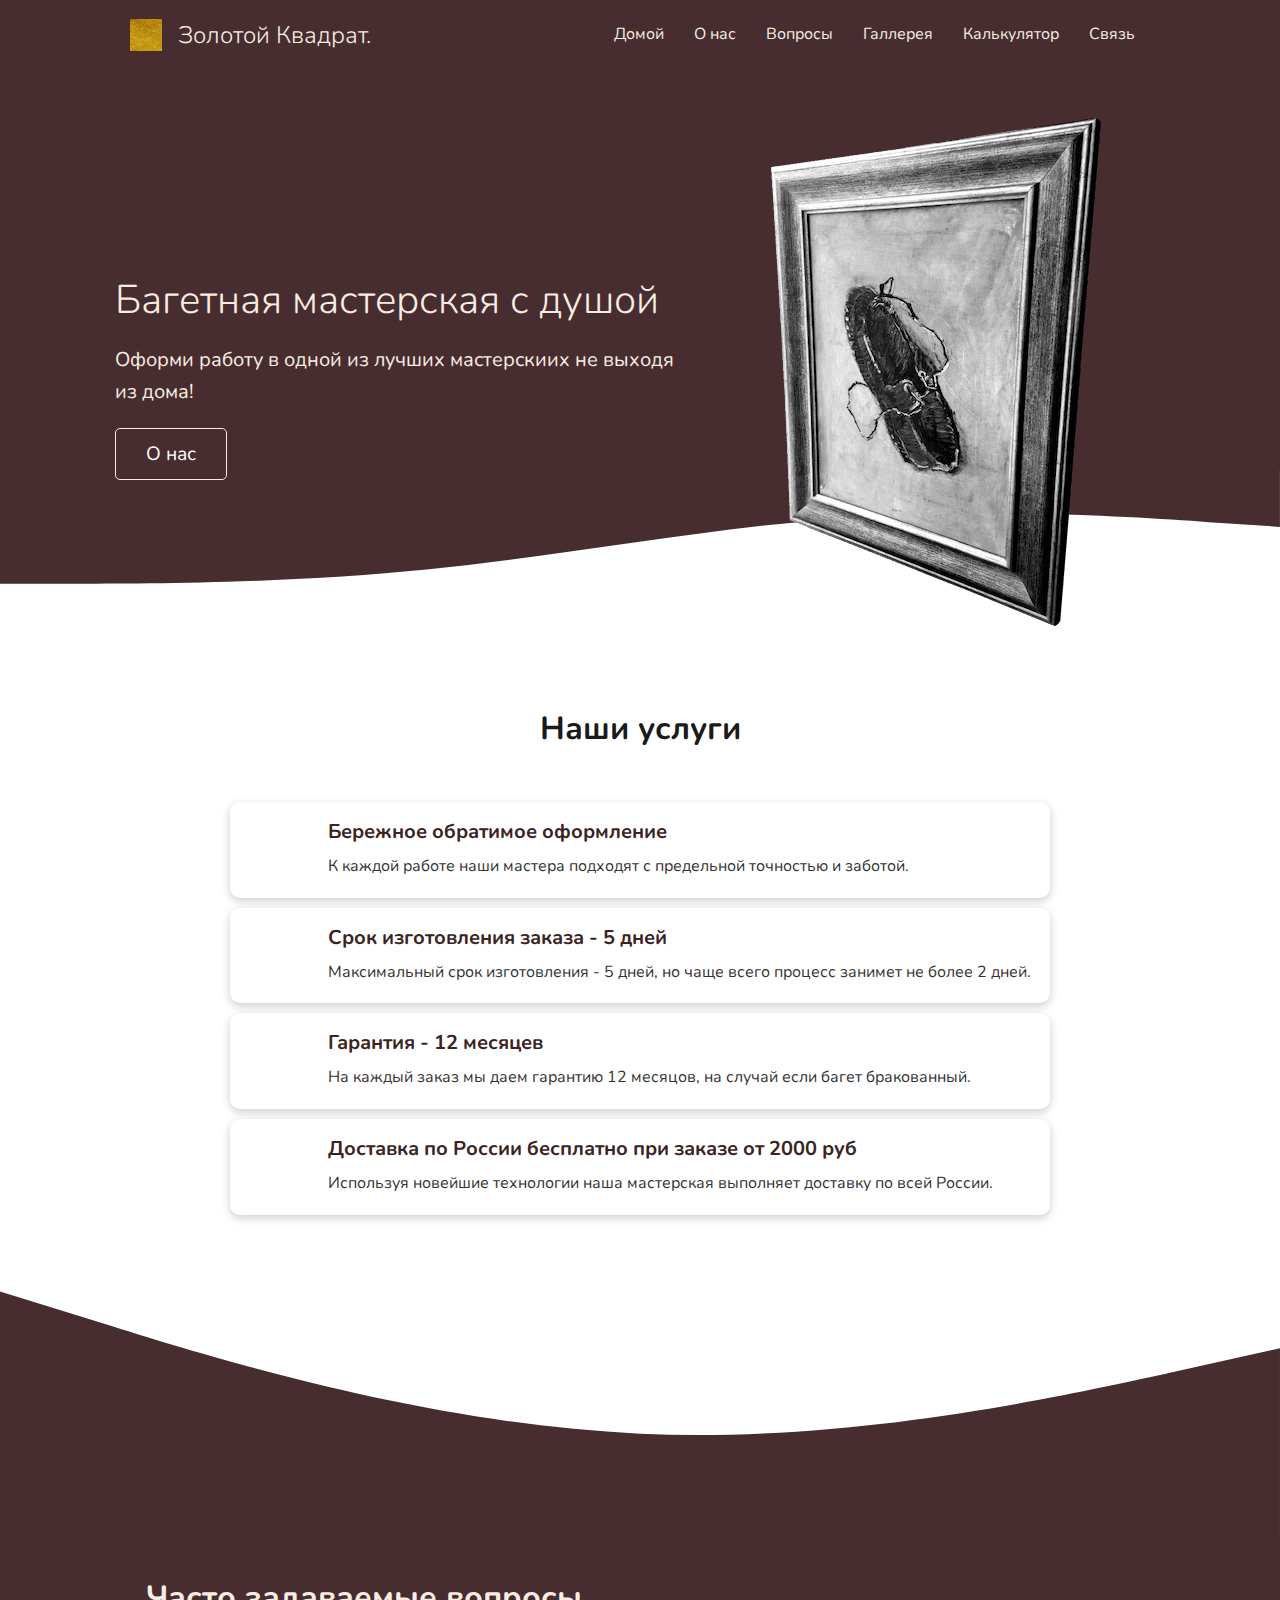
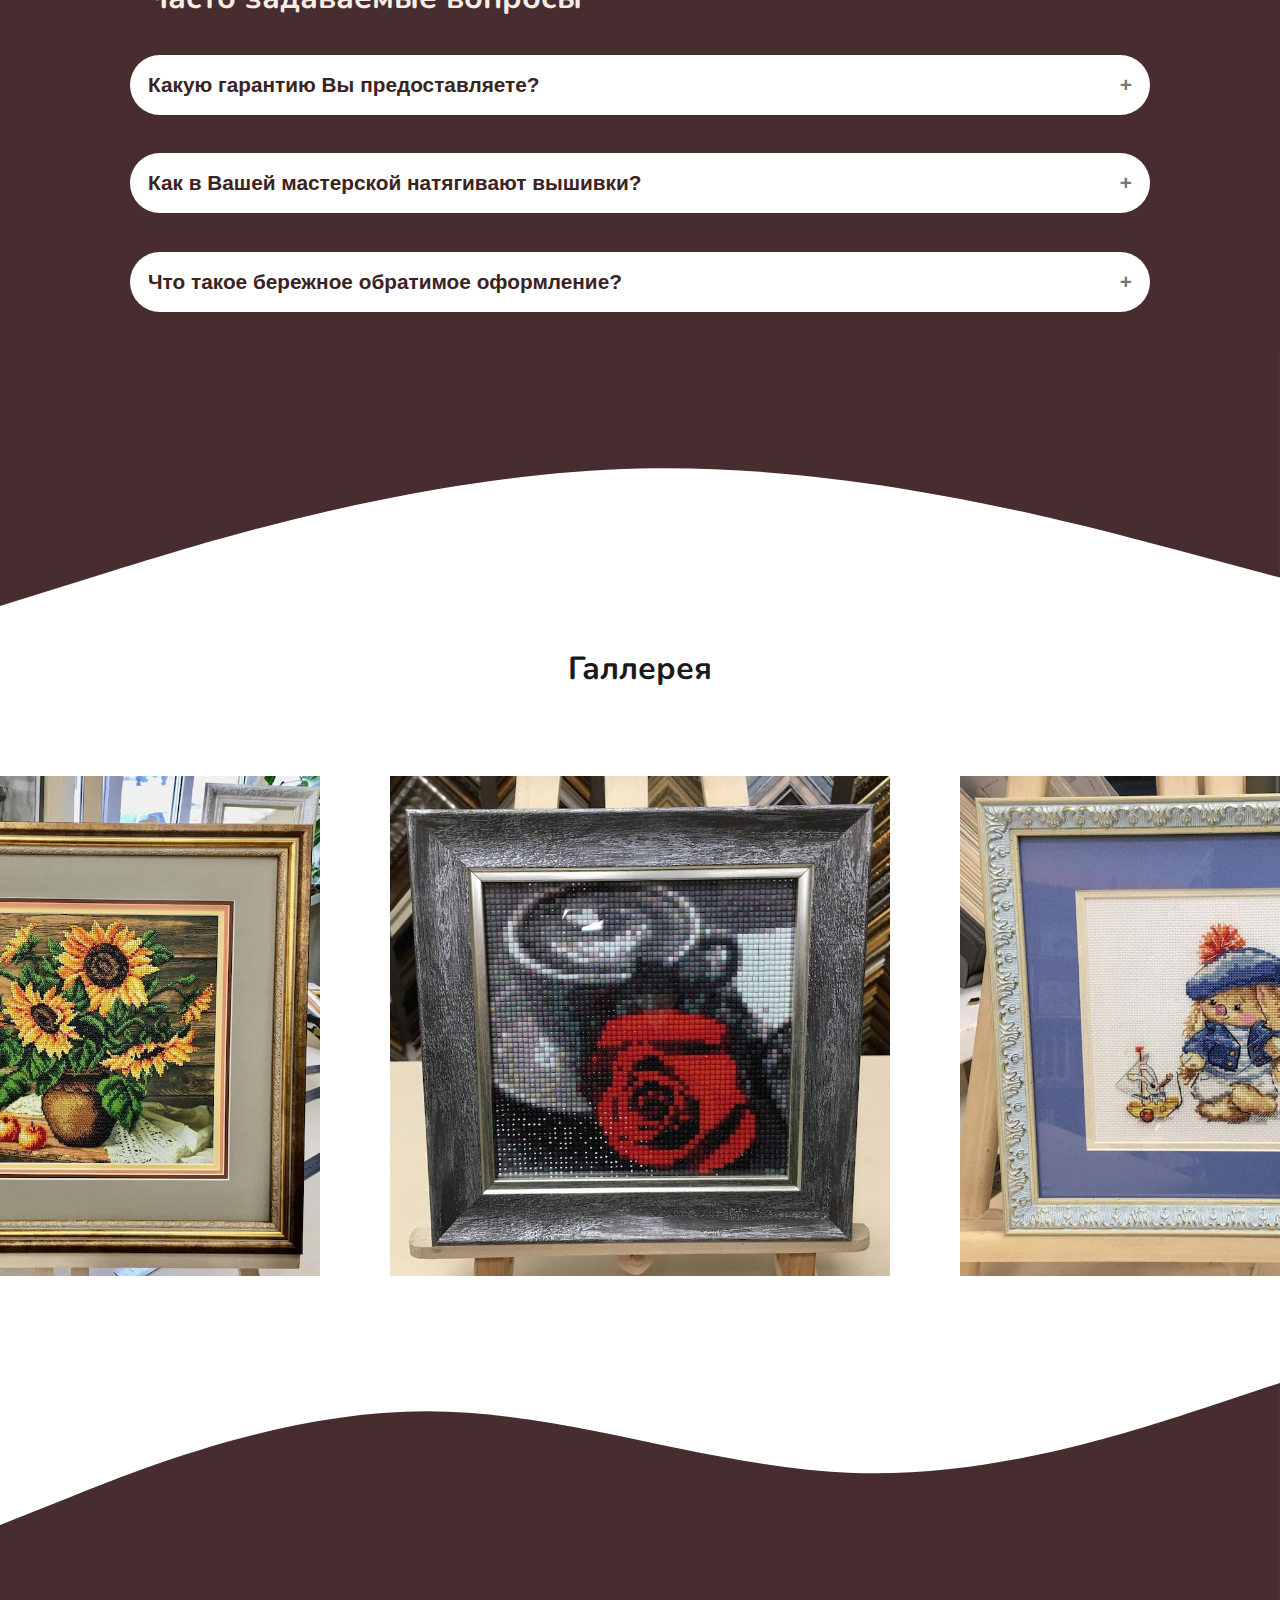
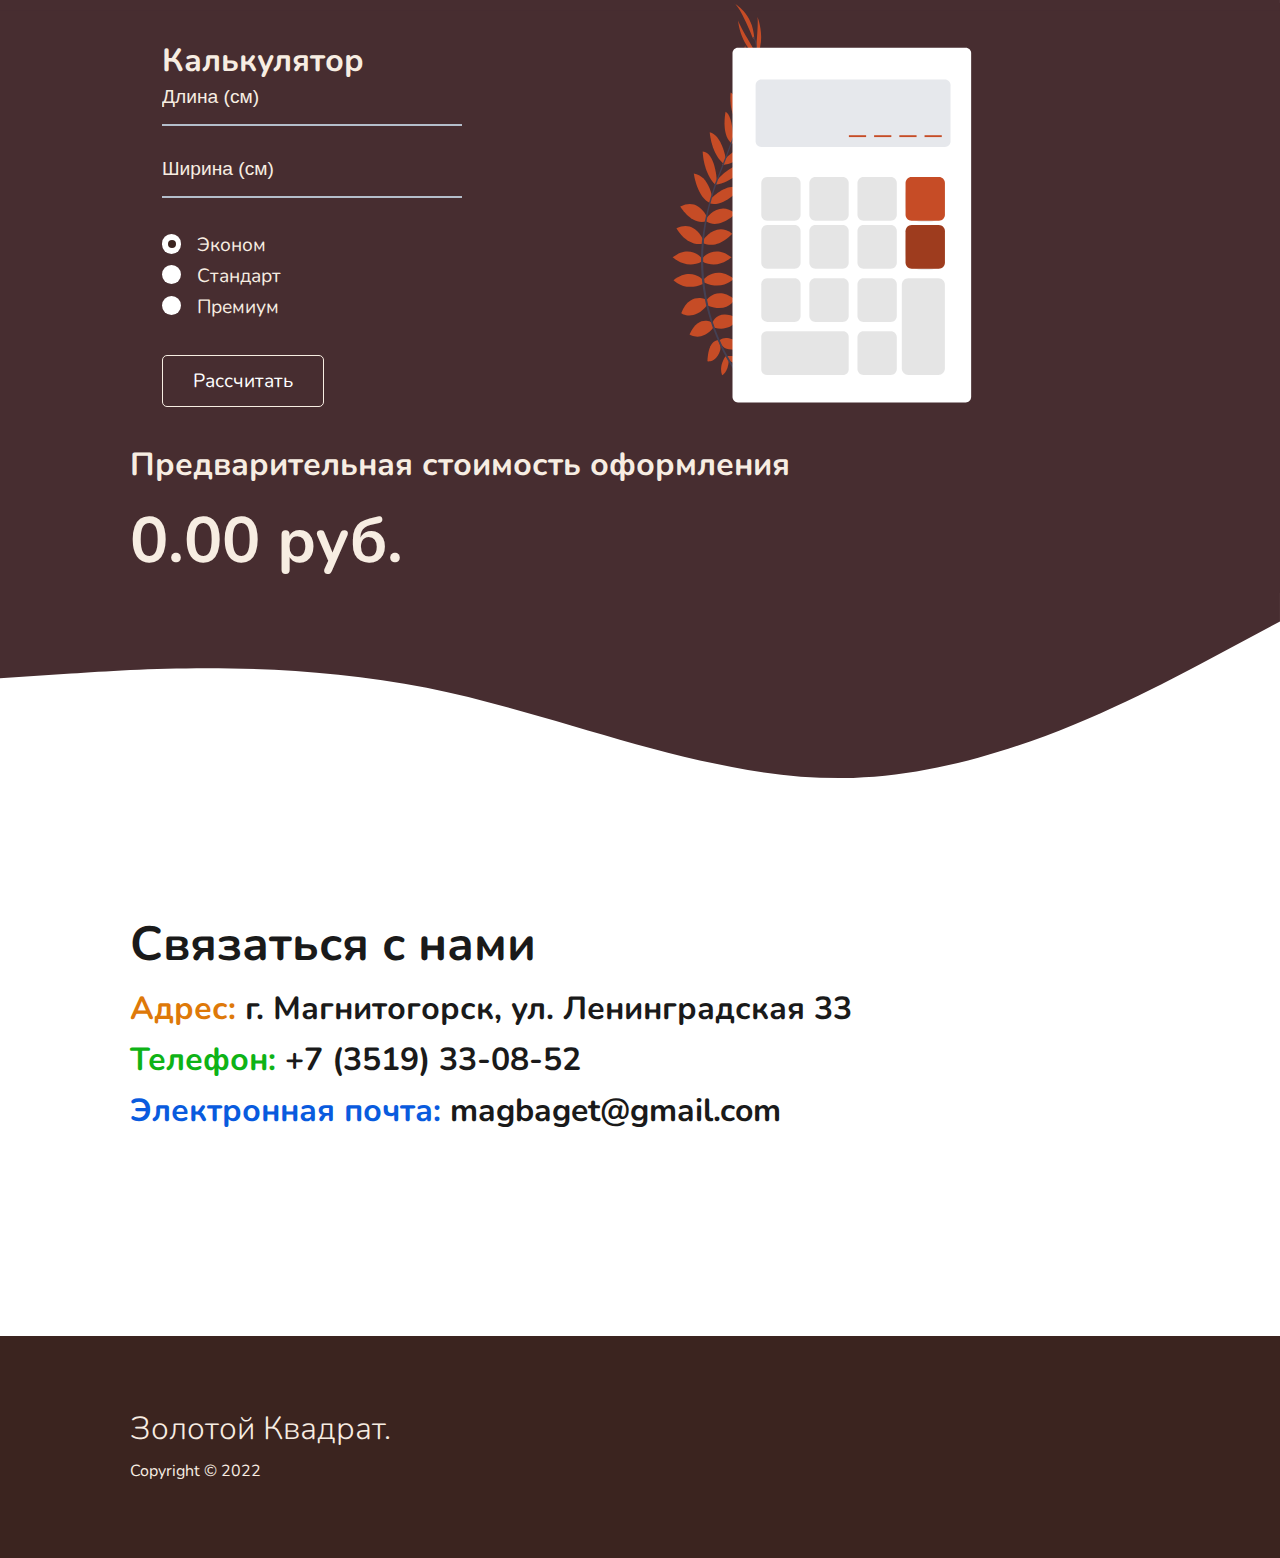
<file: index.html>
<!DOCTYPE html>
<html lang="en">

<head>
	<meta charset="UTF-8">
	<meta http-equiv="X-UA-Compatible" content="IE=edge">
	<meta name="viewport" content="width=device-width, initial-scale=1.0">

	<link rel="preconnect" href="https://fonts.googleapis.com/" crossorigin>

	<link rel="preconnect stylesheet" href="https://cdnjs.cloudflare.com/ajax/libs/font-awesome/5.15.2/css/all.min.css"
		integrity="sha512-HK5fgLBL+xu6dm/Ii3z4xhlSUyZgTT9tuc/hSrtw6uzJOvgRr2a9jyxxT1ely+B+xFAmJKVSTbpM/CuL7qxO8w=="
		crossorigin="anonymous" />

	<!-- Swiper JS -->
	<script src="https://unpkg.com/swiper/swiper-bundle.min.js" defer></script>

	<script src="main.js" defer></script>

	<!-- Link Swiper's CSS -->
	<link rel="stylesheet" href="https://unpkg.com/swiper/swiper-bundle.min.css">

	<link rel="stylesheet" href="css/utilities.css">
	<link rel="stylesheet" href="css/style.css">

	<link rel="shortcut icon" href="img/logo-sqr.webp" type="image/x-icon">

	<title>Золотой Квадрат</title>

</head>

<body>

	<!-- Sidebar -->

	<div class="cover" onclick="close_sidebar()"></div>
	<div class="sidebar">
		<div class="sidebar-close-btn">
			<i class="fas fa-times fa-2x" onclick="close_sidebar()"></i>
		</div>
		<div class="sidebar-menu">
			<nav>
				<ul>
					<li><a onclick="scroll_to('.showcase')">Домой</a></li>
					<li><a onclick="scroll_to('.stats')">О нас</a></li>
					<li><a onclick="scroll_to('.questions')">Вопросы</a></li>
					<li><a onclick="scroll_to('.gallery')">Галлерея</a></li>
					<li><a onclick="scroll_to('.calc')">Калькулятор</a></li>
					<li><a onclick="scroll_to('.contact')">Связь</a></li>
				</ul>
			</nav>
		</div>
	</div>

	<!-- Navbar -->
	<div class="navbar">
		<div class="container flex">
			<div class="flex">
				<img src="img/logo-sqr.jpg" alt="" srcset="" style="width: 32px; margin-right: 1rem;">
				<h2>Золотой Квадрат.</h2>
			</div>
			<i class="fas fa-bars fa-2x nav-top-bars" onclick="open_sidebar()"></i>
			<nav class="nav-top">
				<ul>
					<li><a onclick="scroll_to('.showcase')">Домой</a></li>
					<li><a onclick="scroll_to('.stats')">О нас</a></li>
					<li><a onclick="scroll_to('.questions')">Вопросы</a></li>
					<li><a onclick="scroll_to('.gallery')">Галлерея</a></li>
					<li><a onclick="scroll_to('.calc')">Калькулятор</a></li>
					<li><a onclick="scroll_to('.contact')">Связь</a></li>
				</ul>
			</nav>
		</div>
	</div>
	<div class="overflowfix">

		<!-- Showcase -->
		<section class="showcase">
			<div class="container grid">
				<div class="showcase-text">
					<h1>Багетная мастерская с душой</h1>
					<p class="lead">Оформи работу в одной из лучших мастерскиих
						не выходя из дома!</p>
					<a onclick="scroll_to('.stats')" class="btn btn-outline">О нас</a>
				</div>
				<img src="img/painting1.png" alt="" class="showcase-frame">
			</div>
		</section>
		<svg xmlns="http://www.w3.org/2000/svg" viewBox="0 0 1440 140" class="showcase-wave">
			<path fill="#faedcd" fill-opacity="1"
				d="M0,128L80,128C160,128,320,128,480,112C640,96,800,64,960,53.3C1120,43,1280,53,1360,58.7L1440,64L1440,0L1360,0C1280,0,1120,0,960,0C800,0,640,0,480,0C320,0,160,0,80,0L0,0Z">
			</path>
		</svg>

		<!-- Stats -->
		<section class="stats">
			<div class="container">
				<h3 class="stats-heading text-center my-1 md">
					Наши услуги
				</h3>
				<div class="my-4">

					<div class="stats-text-box card">
						<i class="fas fa-hand-holding-heart fa-3x"></i>
						<h2 class="text-secondary stats-text">Бережное обратимое оформление</h2>
						<p>К каждой работе наши мастера подходят с предельной точностью и заботой.</p>
					</div>
					<div class="stats-text-box card">
						<i class="fas fa-stopwatch fa-3x"></i>
						<h2 class="text-secondary stats-text">Срок изготовления заказа - 5 дней</h2>
						<p>Максимальный срок изготовления - 5 дней, но чаще всего процесс занимет не более 2 дней.</p>
					</div>
					<div class="stats-text-box card">
						<i class="fas fa-check fa-3x"></i>
						<h2 class="text-secondary stats-text">Гарантия - 12 месяцев</h2>
						<p>На каждый заказ мы даем гарантию 12 месяцов, на случай если багет бракованный.</p>
					</div>
					<div class="stats-text-box card">
						<i class="fas fa-truck fa-3x"></i>
						<h2 class="text-secondary stats-text">Доставка по России бесплатно при заказе от 2000 руб</h2>
						<p>Используя новейшие технологии наша мастерская выполняет доставку по всей России.</p>
					</div>

				</div>
			</div>
		</section>

		<!-- Questions -->
		<svg xmlns="http://www.w3.org/2000/svg" viewBox="0 0 1440 320" style="margin-bottom: -1rem;">
			<path fill="#044aed" fill-opacity="1"
				d="M0,32L120,69.3C240,107,480,181,720,192C960,203,1200,149,1320,122.7L1440,96L1440,320L1320,320C1200,320,960,320,720,320C480,320,240,320,120,320L0,320Z">
			</path>
		</svg>
		<section class="questions">
			<div class="container">
				<h3 class="questions-heading md">Часто задаваемые вопросы</h3>
				<button class="accordion">Какую гарантию Вы предоставляете?</button>
				<div class="panel">
					<p>Наша багетная мастерская даёт гарантию на все работы, которые мы делаем, особенно на ручную
						натяжку
						вышивок и сложных тканевых изделий.
						Гарантия на багетный заказ, изготовленный в нашей мастерской, даётся на 12 месяцев, при условии
						бережного хранения изделия.
						То есть, если Вы уроните или нагреете изделие на солнце или батарее, то мы не сможем переделать
						ее
						бесплатно. Но если, по нашей вине, мы что-то упустили при изготовлении, то мы переделаем изделие
						с
						извинениями, либо возвращаем деньги.</p>
				</div>

				<button class="accordion">Как в Вашей мастерской натягивают вышивки?</button>
				<div class="panel">
					<p>Мы натягиваем вышивки двумя способами: обратимая натяжка на Ph-нейтральную основу при помощи
						двустороннего вспенненого скотча и натяжка на Ph-нейтральную основу при помощи нитей. Второй
						способ
						применяется при натяжке обветшавших вышивок или для архивного музейного хранения. По Вашему
						желанию
						можно использовать любой из этих способов.</p>
				</div>

				<button class="accordion">Что такое бережное обратимое оформление?</button>
				<div class="panel">
					<p> <b>Вот принципы бережного обратимого оформления:</b>
						<br><br>
						<b>Закон первый - НЕ НАВРЕДИ!</b>
						<br>
						Он означает, что любой объект, попавший в нашу багетную мастерскую, не должен быть ни коим
						образом
						видоизменен, или испытать какие либо воздействия, могущие повлиять на его состояние в будущем.
						Наши
						багетные мастера не имеют права обрезать поля фотографий, плакатов, канвы вышивок и прочего,
						если на
						это не поступило прямое указание заказчика, и это не зафиксировано в бланке заказа.
						<br><br>
						<b>Закон второй - ПРЕДОТВРАТИ!</b>
						<br>
						Мы знаем, как поведет себя со временем обрамляемый предмет, какие скрытые разрушительные
						процессы
						могут проистекать в нем. Недопустимо использовать материалы, которые могут оказать негативное
						воздействие на оформляемое произведение. Все материалы, используемые в нашей багетной мастерской
						проверены на совместимость с оформляемой вещью или подобными ей.
						<br><br>
						<b>Закон третий - СОХРАНИ!</b>
						<br>
						Данный закон вытекает из постулата, что «все что вставлено, может быть вынуто!» На практике он
						означает, что любой оформленный предмет может быть по прошествии времени возвращен в
						первоначальное
						состояние. При этом на нем не должно оставаться никаких следов, возникших в результате нашей
						работы.
						Также обрамление должно способствовать продлению жизни оформляемым объектам и защищать их от
						механических, климатических и прочих воздействий.<br><br>
						Спасибо Айвару Пожарскому за ясную и точную формулировку принципов багетного дела.
					</p>
				</div>

			</div>
		</section>
		<svg xmlns="http://www.w3.org/2000/svg" viewBox="0 0 1440 320">
			<path fill="#044aed" fill-opacity="1"
				d="M0,288L120,250.7C240,213,480,139,720,133.3C960,128,1200,192,1320,224L1440,256L1440,0L1320,0C1200,0,960,0,720,0C480,0,240,0,120,0L0,0Z">
			</path>
		</svg>

		<!-- gallery -->
		<secction class="gallery">
			<h3 class="gallery-heading text-center my-1">
				Галлерея
			</h3>
			<div class="swiper-container">
				<div class="swiper-wrapper">
					<div class="swiper-slide" style="background-image:url(img/gallery/photo1.jpg)">
					</div>
					<div class="swiper-slide" style="background-image:url(img/gallery/photo2.jpg)">
					</div>
					<div class="swiper-slide" style="background-image:url(img/gallery/photo3.jpg)">
					</div>
					<div class="swiper-slide" style="background-image:url(img/gallery/photo4.jpg)">
					</div>
					<div class="swiper-slide" style="background-image:url(img/gallery/photo5.jpg)">
					</div>
					<div class="swiper-slide" style="background-image:url(img/gallery/photo6.jpg)">
					</div>
					<div class="swiper-slide" style="background-image:url(img/gallery/photo7.jpg)">
					</div>
					<div class="swiper-slide" style="background-image:url(img/gallery/photo8.jpg)">
					</div>
					<div class="swiper-slide" style="background-image:url(img/gallery/photo9.jpg)">
					</div>
				</div>
			</div>
		</secction>

		<!-- Calc -->
		<svg xmlns="http://www.w3.org/2000/svg" viewBox="0 0 1440 320" style="margin-bottom: -1rem;">
			<path fill="#044aed" fill-opacity="1"
				d="M0,224L80,192C160,160,320,96,480,96C640,96,800,160,960,165.3C1120,171,1280,117,1360,90.7L1440,64L1440,320L1360,320C1280,320,1120,320,960,320C800,320,640,320,480,320C320,320,160,320,80,320L0,320Z">
			</path>
		</svg>
		<section class="calc">
			<div class="container">
				<div class="calc-container">
					<div class="calc-form">
						<h3 class="calc-heading">Калькулятор</h3>
						<input id="calcH" type="number" name="height" placeholder="Длина (см)" required>
						<input id="calcW" type="number" name="width" placeholder="Ширина (см)" required>

						<label class="check-container">
							<span>Эконом</span>
							<input type="radio" checked="checked" name="calcType" value="1">
							<span class="checkmark"></span>
						</label>
						<label class="check-container">
							<span>Стандарт</span>
							<input type="radio" name="calcType" value="2">
							<span class="checkmark"></span>
						</label>
						<label class="check-container">
							<span>Премиум</span>
							<input type="radio" name="calcType" value="3">
							<span class="checkmark"></span>
						</label>

						<a class="btn btn-outline" onclick="calcCost();">Рассчитать</a>
					</div>
					<img src="img/calc1.svg" alt="">
				</div>
				<div class="calc-end">
					<h3 class="calc-title">Предварительная стоимость оформления</h3>
					<h3 class="calc-result">0.00 руб.</h3>
				</div>
			</div>
		</section>
		<svg xmlns="http://www.w3.org/2000/svg" viewBox="0 0 1440 320">
			<path fill="#044aed" fill-opacity="1"
				d="M0,96L80,90.7C160,85,320,75,480,106.7C640,139,800,213,960,208C1120,203,1280,117,1360,74.7L1440,32L1440,0L1360,0C1280,0,1120,0,960,0C800,0,640,0,480,0C320,0,160,0,80,0L0,0Z">
			</path>
		</svg>

		<!-- Contact -->
		<section class="contact">
			<div class="container">
				<h3 class="lg">Связаться с нами</h3>
				<h3 class="md">
					<c style="color: #de7909;">Адрес:</c> г. Магнитогорск, ул. Ленинградская 33
				</h3>
				<h3 class="md">
					<c style="color: #0eb316;">Телефон:</c> +7 (3519) 33-08-52
				</h3>
				<h3 class="md">
					<c style="color: #095bde;">Электронная почта:</c> magbaget@gmail.com
				</h3>
			</div>
		</section>

		<!-- Footer -->
		<footer class="footer py-5">
			<div class="container flex">
				<div>
					<h1>Золотой Квадрат.</h1>
					<p>Copyright &copy; 2022</p>
				</div>
				<div class="social">
					<a href="#" target="_blank"><i
							class="fab fa-instagram fa-2x"></i></a>
					<a href="#" target="_blank"><i class="fab fa-vk fa-2x"></i></a>
				</div>
			</div>
		</footer>
	</div>

</body>

</html>
</file>
<file: css/utilities.css>
/*
* Prefixed by https://autoprefixer.github.io
* PostCSS: v7.0.29,
* Autoprefixer: v9.7.6
* Browsers: last 4 version
*/

/* Utilities */

.overflowfix {
	overflow-x: hidden;
}

.container {
	max-width: 1100px;
	margin: 0 auto;
	padding: 0 40px;
	overflow: auto;
}

.card {
	background-color: #fff;
	color: #333;
	border-radius: 10px;
	-webkit-box-shadow: 0 3px 10px rgba(0, 0, 0, 0.2);
	box-shadow: 0 3px 10px rgba(0, 0, 0, 0.2);
	padding: 20px;
	margin: 10px;
}

.btn {
	font-size: 1.2rem;
	display: inline-block;
	padding: 10px 30px;
	cursor: pointer;
	background: var(--primary-color);
	color: #fff;
	border: none;
	border-radius: 5px;
	-webkit-transition: 0.2s;
	-o-transition: 0.2s;
	transition: 0.2s;
}

.btn-outline {
	background-color: transparent;
	border: 1px var(--text-color) solid;
}

.btn-outline:hover {
	background-color: #fff;
	color: var(--primary-color);
}

/* Backgrounds & color buttons */

.bg-primary,
.btn-primary {
	background-color: var(--primary-color);
	color: #fff;
}

.bg-secondary,
.btn-secondary {
	background-color: var(--secondary-color);
	color: #fff;
}

.bg-dark,
.btn-dark {
	background-color: var(--text-color);
	color: #fff;
}

.bg-light,
.btn-light {
	background-color: #fff;
	color: var(--text-dark-color);
}

.bg-primary a,
.btn-primary a,
.bg-secondary a,
.btn-secondary a,
.bg-dark a,
.btn-dark a {
	color: #fff;
}

/* Text colors */
.text-primary {
	color: var(--primary-color);
}

.text-secondary {
	color: var(--secondary-color);
}

.text-dark {
	color: var(--text-color);
}

.text-light {
	color: var(--light-color);
}

/* Text sizes */

.lead {
	font-size: 20px;
}

.sm {
	font-size: 1rem;
}

.md {
	font-size: 2rem;
}

.lg {
	font-size: 3rem;
}

.xl {
	font-size: 4rem;
}

.text-center {
	text-align: center;
}

.alert {
	background-color: var(--light-color);
	padding: 10px 20px;
	font-weight: bold;
	margin: 15px 0;
}

.alert i {
	margin-right: 10px;
}

.alert-success {
	background-color: var(--success-color);
	color: #fff;
}

.alert-error {
	background-color: var(--error-color);
	color: #fff;
}

.flex {
	display: -webkit-box;
	display: -ms-flexbox;
	display: flex;
	-webkit-box-pack: center;
	-ms-flex-pack: center;
	justify-content: center;
	-webkit-box-align: center;
	-ms-flex-align: center;
	align-items: center;
	height: 100%;
}

.grid {
	display: -ms-grid;
	display: grid;
	-ms-grid-columns: 1fr 20px 1fr;
	grid-template-columns: repeat(2, 1fr);
	gap: 20px;
	-webkit-box-pack: center;
	-ms-flex-pack: center;
	justify-content: center;
	-webkit-box-align: center;
	-ms-flex-align: center;
	align-items: center;
	height: 100%;
}

.grid-3 {
	grid-template-columns: repeat(3, 1fr);
}

/* Margin */

.my-1 {
	margin: 1rem 0;
}

.my-2 {
	margin: 1.5rem 0;
}

.my-3 {
	margin: 2rem 0;
}

.my-4 {
	margin: 3rem 0;
}

.my-5 {
	margin: 4rem 0;
}

.m-1 {
	margin: 1rem;
}

.m-2 {
	margin: 1.5rem;
}

.m-3 {
	margin: 2rem;
}

.m-4 {
	margin: 3rem;
}

.m-5 {
	margin: 4rem;
}

/* Padding */

.py-1 {
	padding: 1rem 0;
}

.py-2 {
	padding: 1.5rem 0;
}

.py-3 {
	padding: 2rem 0;
}

.py-4 {
	padding: 3rem 0;
}

.py-5 {
	padding: 4rem 0;
}

.p-1 {
	padding: 1rem;
}

.p-2 {
	padding: 1.5rem;
}

.p-3 {
	padding: 2rem;
}

.p-4 {
	padding: 3rem;
}

.p-5 {
	padding: 4rem;
}
</file>
<file: css/style.css>
/*
* Prefixed by https://autoprefixer.github.io
* PostCSS: v7.0.29,
* Autoprefixer: v9.7.6
* Browsers: last 4 version
*/

@import url('https://fonts.googleapis.com/css2?family=Nunito&display=swap');

:root {
	--primary-color: #472d30;
	--secondary-color: #3b241f;
	--text-color: #f7ede2;
	--text-dark-color: #1a1a1a;
	--accent-color: #f7ede2;
	--light-color: #f4f4f4;
	--success-color: #51a751;
	--error-color: #d9534f;
}

* {
	-webkit-box-sizing: border-box;
	box-sizing: border-box;
	padding: 0;
	margin: 0;
	outline: none;
}

html {
	scroll-behavior: smooth;
}

body {
	font-family: 'Nunito', sans-serif;
	color: var(--text-color);
	line-height: 1.6;
	background-clip: border-box;
}

ul {
	list-style-type: none;
}

a {
	text-decoration: none;
	color: var(--text-color);
	cursor: pointer;
}

h1,
h2 {
	font-weight: 300;
	line-height: 1.2;
	margin: 10px 0;
}

p {
	margin: 10px 0;
}

img {
	width: 100%;
}

input[type='number']::-webkit-inner-spin-button,
input[type='number']::-webkit-outer-spin-button {
	-webkit-appearance: none;
	margin: 0;
}

/* width */
::-webkit-scrollbar {
	width: 5px;
}

/* Track */

::-webkit-scrollbar-track {
	background-color: transparent;
}

/* Handle */

::-webkit-scrollbar-thumb {
	background: #acaeaf;
}

/* Handle on hover */

::-webkit-scrollbar-thumb:hover {
	background: #787879;
}

/* Sidebar */

.sidebar-opened {
	right: 0 !important;
}

.sidebar-opened .sidebar-close-btn {
	right: 0;
	right: 160px;
}

.cover-show {
	display: block !important;
}

.sidebar {
	background-color: #fff;
	color: var(--text-dark-color);
	-webkit-box-shadow: 0 10px 10px rgba(0, 0, 0, 0.4);
	box-shadow: 0 10px 10px rgba(0, 0, 0, 0.4);
	position: fixed;
	z-index: 200;
	height: 100%;
	width: 200px;
	top: 0;
	right: -210px;
	-webkit-transition: 0.3s cubic-bezier(0.215, 0.61, 0.355, 1);
	-o-transition: 0.3s cubic-bezier(0.215, 0.61, 0.355, 1);
	transition: 0.3s cubic-bezier(0.215, 0.61, 0.355, 1);
	color: var(--text-color);
}

.sidebar-menu {
	background-color: var(--text-dark-color);
	display: -webkit-box;
	display: -ms-flexbox;
	display: flex;
	-webkit-box-orient: vertical;
	-webkit-box-direction: normal;
	-ms-flex-direction: column;
	flex-direction: column;
	-webkit-box-pack: center;
	-ms-flex-pack: center;
	justify-content: center;
	height: 100%;
}

.sidebar ul {
	text-align: center;
}

.sidebar li {
	padding: 0.5em;
}


.sidebar a {
	color: var(--text-color);
	font-size: 1.3rem;
	font-weight: bold;
}

.sidebar-close-btn {
	position: fixed;
	top: 16px;
	right: -40px;
	-webkit-transition: 0.3s cubic-bezier(0.215, 0.61, 0.355, 1);
	-o-transition: 0.3s cubic-bezier(0.215, 0.61, 0.355, 1);
	transition: 0.3s cubic-bezier(0.215, 0.61, 0.355, 1);
}

.cover {
	background-color: rgba(0, 0, 0, 0.7);
	position: fixed;
	display: none;
	z-index: 150;
	height: 100%;
	width: 100%;
	top: 0;
	right: 0;
}

/* Navbar */
.navbar {
	background-color: var(--primary-color);
	height: 70px;
	-webkit-transition: 0.3s;
	-o-transition: 0.3s;
	transition: 0.3s;
}

.navbar ul {
	display: -webkit-box;
	display: -ms-flexbox;
	display: flex;
}

.navbar a {
	color: var(--text-color);
	padding: 10px;
	margin: 0 5px;
	-webkit-transition: 0.05s;
	-o-transition: 0.05s;
	transition: 0.05s;
}

.navbar a:hover {
	border-bottom: 3px var(--accent-color) solid;
}

.navbar .flex {
	-webkit-box-pack: justify;
	-ms-flex-pack: justify;
	justify-content: space-between;
}

.nav-top-bars {
	display: none;
}

/* Showcadse */
.showcase {
	height: 400px;
	background-color: var(--primary-color);
	color: var(--text-color);
	position: relative;
}

.showcase h1 {
	font-size: 40px;
}

.showcase p {
	margin: 20px 0;
}

.showcase .grid {
	overflow: visible;
	-ms-grid-columns: 55% 30px 45%;
	grid-template-columns: 55% 45%;
	gap: 30px;
}

.showcase-form {
	position: relative;
	top: 60px;
	height: 350px;
	width: 400px;
	padding: 40px;
	z-index: 100;
	justify-self: flex-end;
}

.showcase-form .form-control {
	margin: 30px 0;
}

.showcase-form input[type='text'],
.showcase-form input[type='email'] {
	border: 0;
	border-bottom: 1px solid #b4becb;
	width: 100%;
	padding: 3px;
	font-size: 16px;
}

.showcase-frame {
	-ms-flex-item-align: center;
	-ms-grid-row-align: center;
	align-self: center;
	-ms-grid-column-align: center;
	justify-self: center;
	margin: 3rem;
	width: 330px;
}

path {
	fill: var(--primary-color);
}

/* Stats */
.stats {
	padding-top: 100px;
	color: var(--text-dark-color);
}

.stats .container {
	max-width: 920px;
}

.stats-heading {
	width: max-content;
	margin: auto;
}

.stats i {
	color: var(--text-dark-color);
}

.stats-text {
	font-size: 20px;
	font-weight: bold;
	margin-bottom: 0;
}

.stats-text-box {
	padding: 0.5rem;
	display: -ms-grid;
	display: grid;
	-ms-grid-columns: 90px 1fr;
	grid-template-columns: 90px 1fr;
}

.stats-text-box i {
	-ms-grid-row: 1;
	-ms-grid-row-span: 2;
	grid-row: 1 / span 2;
	-ms-grid-row-align: center;
	align-self: center;
	-ms-grid-column-align: center;
	justify-self: center;
}

/* Gallery */
.gallery {
	padding-top: 100px;
	color: var(--text-dark-color);
}

.gallery img {
	width: 512px;
}

.gallery .grid {
	width: -webkit-max-content;
	width: -moz-max-content;
	width: max-content;
	-ms-grid-columns: 1fr 2.5rem 1fr 2.5rem 1fr 2.5rem 1fr 2.5rem 1fr;
	grid-template-columns: repeat(5, 1fr);
	gap: 2.5rem;
}

.gallery-heading {
	max-width: 500px;
	margin: auto;
	font-size: 2rem;
	margin-bottom: 2rem;
}

.swiper-container {
	width: 100%;
	padding-top: 50px;
	padding-bottom: 50px;
}

.swiper-slide {
	background-position: center;
	background-size: cover;
	width: 500px;
	height: 500px;
}

/* Questions */

.questions {
	background-color: var(--primary-color);
	color: var(--text-color);
}

.questions-heading {
	color: var(--text-color);
	max-width: 500px;
	margin: 2rem;
	margin-left: 1rem;
}

.accordion {
	background-color: #fff;
	color: var(--secondary-color);
	display: -webkit-box;
	display: -ms-flexbox;
	display: flex;
	-webkit-box-pack: justify;
	-ms-flex-pack: justify;
	justify-content: space-between;
	cursor: pointer;
	padding: 18px;
	width: 100%;
	border: none;
	text-align: left;
	outline: none;
	border-radius: 30px;
	font-size: 1.3rem;
	font-weight: 600;
	-webkit-transition: 0.2s;
	-o-transition: 0.2s;
	transition: 0.2s;
}

.active,
.accordion:hover {
	-webkit-box-shadow: 0 3px 10px rgba(0, 0, 10px, 0.8);
	box-shadow: 0 3px 10px rgba(0, 0, 10px, 0.8);
}

.accordion:after {
	-ms-grid-column-align: center;
	justify-self: center;
	-ms-flex-item-align: center;
	-ms-grid-row-align: center;
	align-self: center;
	content: '\002B';
	color: #777;
	font-weight: bold;
	float: right;
	margin-left: 5px;
}

.active:after {
	content: '\2212';
}

.panel {
	padding: 0 18px;
	background-color: transparent;
	font-size: 1.2rem;
	color: var(--text-color);
	margin-bottom: 1.2rem;
	margin-top: 1.2rem;
	max-height: 0;
	overflow: hidden;
	-webkit-transition: max-height 0.4s cubic-bezier(0.19, 1, 0.22, 1);
	-o-transition: max-height 0.4s cubic-bezier(0.19, 1, 0.22, 1);
	transition: max-height 0.4s cubic-bezier(0.19, 1, 0.22, 1);
}

/* Calc */

.check-container {
	display: block;
	position: relative;
	padding-left: 35px;
	cursor: pointer;
	font-size: 1.2rem;
	-webkit-user-select: none;
	-moz-user-select: none;
	-ms-user-select: none;
	user-select: none;
	color: var(--text-color);
}

/* Hide the browser's default radio button */
.check-container input {
	position: absolute;
	opacity: 0;
	cursor: pointer;
}

/* Create a custom radio button */
.checkmark {
	position: absolute;
	top: 4px;
	left: 0;
	height: 1.2rem;
	width: 1.2rem;
	background-color: #fff;
	border-radius: 50%;
}

/* On mouse-over, add a grey background color */
.check-container:hover input ~ .checkmark {
	background-color: #ccc;
}

/* When the radio button is checked, add a blue background */
.check-container input:checked ~ .checkmark {
	background-color: #fff;
}

/* Create the indicator (the dot/circle - hidden when not checked) */
.checkmark:after {
	content: '';
	position: absolute;
	display: none;
}

/* Show the indicator (dot/circle) when checked */
.check-container input:checked ~ .checkmark:after {
	display: block;
}

/* Style the indicator (dot/circle) */
.check-container .checkmark:after {
	top: 6px;
	left: 6px;
	width: 8px;
	height: 8px;
	border-radius: 50%;
	background: var(--secondary-color);
}

.calc-form {
	padding: 2rem;
}

.calc-form .dropdown,
.calc-form input {
	display: block;
	margin-bottom: 2rem;
}

.calc-form input {
	background-color: transparent;
	color: var(--text-color);
	border: 0;
	border-bottom: 2px solid #b4becb;
	width: 300px;
	padding-bottom: 1rem;
	font-size: 1.2rem;
}

.calc-form input::-webkit-input-placeholder {
	color: var(--text-color);
	font-size: 1.2rem;
}

.calc-form input::-moz-placeholder {
	color: var(--text-color);
	font-size: 1.2rem;
}

.calc-form input:-ms-input-placeholder {
	color: var(--text-color);
	font-size: 1.2rem;
}

.calc-form input::-ms-input-placeholder {
	color: var(--text-color);
	font-size: 1.2rem;
}

.calc-form input::placeholder {
	color: var(--text-color);
	font-size: 1.2rem;
}

.calc-form .btn {
	margin-top: 2rem;
}

.calc-container {
	display: -webkit-box;
	display: -ms-flexbox;
	display: flex;
	-webkit-box-pack: justify;
	-ms-flex-pack: justify;
	justify-content: space-between;
	overflow: visible;
}

.calc-container img {
	height: 400px;
}

.calc {
	color: var(--text-color);
	background-color: var(--primary-color);
}

.calc-title {
	font-size: 2rem;
}

.calc-result {
	font-size: 4rem;
}

.calc-heading {
	max-width: 500px;
	margin: auto;
	font-size: 2rem;
}

/* Calc */
.contact {
	color: var(--text-dark-color);
}

.contact .container {
	margin-bottom: 200px;
	margin-top: 20px;
}

/* Footer */
.footer {
	background-color: var(--secondary-color);
}
.footer .social a {
	margin: 0 10px;
}

.footer .flex {
	-webkit-box-pack: justify;
	-ms-flex-pack: justify;
	justify-content: space-between;
}

/* Smaller Than Tablet */

@media (max-width: 320px) {
	/* smartphones, iPhone, portrait 480x320 phones */
}

@media (max-width: 481px) {
	/* portrait e-readers (Nook/Kindle), smaller tablets @ 600 or @ 640 wide. */
	.showcase-frame {
		margin: 1rem;
		width: 170px !important;
	}
}

@media (max-width: 641px) {
	/* portrait tablets, portrait iPad, landscape e-readers, landscape 800x480 or 854x480 phones */

	.showcase h1 {
		font-size: 2rem;
	}

	.calc-container {
		-webkit-box-orient: vertical;
		-webkit-box-direction: reverse;
		-ms-flex-direction: column-reverse;
		flex-direction: column-reverse;
		overflow: hidden;
	}

	.calc-container img {
		width: 100px !important;
		height: auto;
		-ms-flex-item-align: center;
		-ms-grid-row-align: center;
		align-self: center;
	}

	.calc-form input {
		width: 100%;
	}

	.calc-end {
		text-align: center;
	}

	.calc .container {
		padding: 0;
		padding-bottom: 2.5rem !important;
		padding-top: 2.5rem !important;
	}

	.calc-title {
		font-size: 1.5rem;
	}

	.calc-result {
		font-size: 2rem;
	}

	.stats-text-box {
		-ms-grid-columns: 1fr;
		grid-template-columns: 1fr;
		/* padding: 1rem; */
		text-align: center;
	}

	.container {
		width: 100%;
		padding: 0;
	}

	.questions {
		padding-left: 2rem;
		padding-right: 2rem;
	}

	.panel {
		padding: 0;
	}

	.panel p {
		font-size: 1rem;
		text-align: justify;
	}

	.footer .flex {
		-webkit-box-orient: vertical;
		-webkit-box-direction: normal;
		-ms-flex-direction: column;
		flex-direction: column;
		text-align: center;
	}
}

@media (max-width: 961px) {
	/* tablet, landscape iPad, lo-res laptops ands desktops */
	.calc-container img {
		width: 40%;
		height: auto;
	}
}

@media (max-width: 1025px) {
	/* big landscape tablets, laptops, and desktops */
	.nav-top {
		display: none;
	}

	.nav-top-bars {
		display: inline-block;
	}

	.navbar .container {
		padding-left: 1rem;
		padding-right: 1rem;
	}

	.calc .container {
		width: -webkit-min-content;
		width: -moz-min-content;
		width: min-content;
	}

	.showcase .grid {
		display: -webkit-box;
		display: -ms-flexbox;
		display: flex;
		-webkit-box-orient: vertical;
		-webkit-box-direction: normal;
		-ms-flex-direction: column;
		flex-direction: column;
		-webkit-box-pack: start;
		-ms-flex-pack: start;
		justify-content: start;
	}

	.showcase {
		height: 500px;
		padding: 2rem;
	}

	.showcase-frame {
		margin: 1rem;
		width: 250px;
	}

	.stats {
		margin-top: 110px;
	}

	.stats-heading {
	}

	.questions-heading {
		display: inline-block;
		margin-bottom: 1.5rem;
		margin-left: 0;
		margin-right: 0;
	}

	.accordion {
		font-size: 1rem;
	}

	.calc .container {
		margin-left: 2rem;
		margin-right: 2rem;
		width: -webkit-fit-content;
		width: -moz-fit-content;
		width: fit-content;
	}

	.swiper-slide {
		background-position: center;
		background-size: cover;
		width: 300px;
		height: 300px;
	}

	.contact .container {
		padding-left: 2rem;
		padding-right: 2rem;
		margin-bottom: 3rem;
		margin-top: 1rem;
	}

	.contact .xl {
		font-size: 1.5rem;
	}

	.contact .md {
		font-size: 1rem;
	}

	.lg {
		font-size: 2rem;
	}

	.xl {
		font-size: 2.5rem;
	}

	.stats-text {
		font-size: 1.2rem;
	}
}

@media (max-width: 1281px) {
	/* hi-res laptops and desktops */
}
</file>
